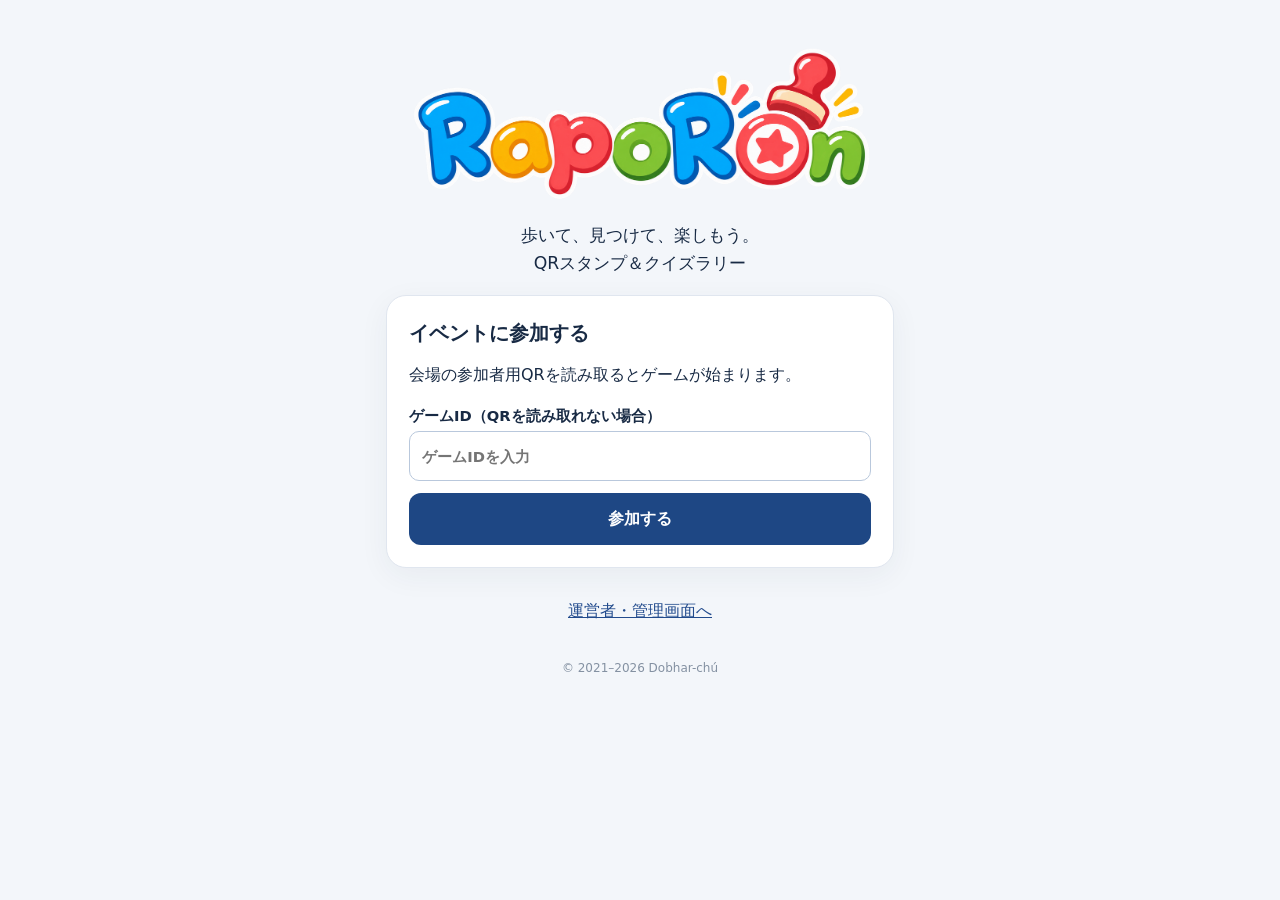
<file: index.html>
<!doctype html><html lang="ja"><head><meta charset="UTF-8"><meta name="viewport" content="width=device-width,initial-scale=1,viewport-fit=cover"><meta name="theme-color" content="#182e50"><title>RapoRon | スタンプ＆クイズラリー</title><link rel="icon" href="assets/favicon.ico"><link rel="apple-touch-icon" href="assets/apple-touch-icon.png"><link rel="manifest" href="manifest.webmanifest"><link rel="stylesheet" href="assets/style.css?v=1.0.7"></head><body><main class="page welcome"><img src="assets/raporon-wordmark.png" class="hero-wordmark" alt="RapoRon"><p class="lead">歩いて、見つけて、楽しもう。<br>QRスタンプ＆クイズラリー</p><div class="panel"><h2>イベントに参加する</h2><p>会場の参加者用QRを読み取るとゲームが始まります。</p><form id="join-form"><label>ゲームID（QRを読み取れない場合）<input id="game-id" autocomplete="off" placeholder="ゲームIDを入力" required></label><button class="primary block" type="submit">参加する</button></form></div><a class="text-link" href="admin.html">運営者・管理画面へ</a><p class="copyright">© 2021–2026 Dobhar-chú</p></main><script>document.getElementById('join-form').addEventListener('submit',e=>{e.preventDefault();let id=document.getElementById('game-id').value.trim();if(/^(?:[0-9]{4}|[a-f0-9]{28})$/.test(id))location.href='play.html?g='+encodeURIComponent(id);else alert('正しいゲームIDを入力してください')});</script></body></html>
</file>
<file: assets/style.css>
:root{font-family:system-ui,-apple-system,"Hiragino Kaku Gothic ProN","Yu Gothic",Meiryo,sans-serif;color:#182a44;background:#f3f6fa;--ink:#182e50;--accent:#e35c79;--line:#d8e1eb}*{box-sizing:border-box}body{margin:0;line-height:1.6}h1,h2,h3{line-height:1.3;margin:.2rem 0 .7rem}h1{font-size:1.55rem}h2{font-size:1.22rem}h3{font-size:1.05rem}a{color:#224b8d}button,input,select,textarea{font:inherit}button{cursor:pointer;border:0;padding:.8rem 1rem;border-radius:12px;font-weight:700}button:disabled{opacity:.45;cursor:not-allowed}input,select,textarea{width:100%;background:#fff;border:1px solid #b9c8dc;border-radius:10px;padding:.76rem;color:#172844;margin:.25rem 0 0}input:focus,select:focus,textarea:focus{outline:2px solid #93c4e5;outline-offset:1px}label{display:block;font-size:.92rem;font-weight:700}.page{max-width:760px;padding:20px 16px 40px;margin:auto}.wide{max-width:1100px}.topbar{display:flex;align-items:center;justify-content:space-between;background:#182e50;color:#fff;min-height:65px;padding:9px max(16px,calc((100vw - 1100px)/2))}.topbar .brand{display:flex;align-items:center;gap:9px;color:white;font-weight:900;text-decoration:none;font-size:1.2rem}.brand img{width:43px;height:43px;object-fit:contain}.brand span{font-size:.75rem;font-weight:500}.topbar button{border-color:white;color:white}.panel{border:1px solid #e0e6ef;background:white;border-radius:20px;box-shadow:0 8px 30px #1c39510e;padding:22px;margin:16px 0}.auth{max-width:460px;margin:38px auto}.stack{display:grid;gap:16px}.grid2{display:grid;grid-template-columns:repeat(2,minmax(0,1fr));gap:15px}.primary{background:#1e4784;color:white}.primary:hover{background:#17396a}.secondary{background:#e7eef8;color:#1b3b73}.ghost{border:1px solid #bac9d8;background:transparent;color:#273d5a}.link-button{color:#225b9b;background:none;text-decoration:underline;margin-top:10px}.block{width:100%;margin-top:12px}.small{padding:.42rem .65rem;font-size:.82rem}.smalltext{font-size:.82rem}.muted{color:#64738a;margin:.4rem 0 1rem}.hide{display:none!important}.headline{display:flex;align-items:center;justify-content:space-between;gap:12px;flex-wrap:wrap;margin:12px 0}.actions{display:flex;gap:9px;flex-wrap:wrap;margin:12px 0}.actions button{flex:1 1 140px}.event-list{display:grid;gap:12px}.event-card{display:flex;gap:12px;align-items:center;justify-content:space-between;border-radius:16px;border:1px solid #dde6f0;background:white;padding:16px;flex-wrap:wrap}.event-card h3{margin:0}.event-card p{margin:.2rem 0}.entry{border:1px solid var(--line);background:#f7f9fc;padding:15px;border-radius:15px;margin:10px 0}.entry-head{display:flex;gap:10px;align-items:center;justify-content:space-between}.entry-head img{width:60px;height:60px;object-fit:contain}.entry-fields{display:grid;gap:9px}.option-row{display:flex;gap:10px;align-items:center}.option-row span{width:22px;flex:none;font-weight:900}.option-row input{flex:1}.subheading{margin-top:18px}.reward-box{border-top:1px solid var(--line);padding-top:20px}.reward-row{display:flex;align-items:center;gap:9px;margin:8px 0}.reward-row input[type=number]{max-width:105px}.reward-row button{flex:none}.pill{border-radius:100px;padding:4px 12px;background:#edf3fa;color:#1d4376;font-weight:700}.qrarea{padding:18px;background:#f8fafd;border-radius:16px;text-align:center}.qrarea img{width:220px;max-width:100%}.qrcode-large{display:flex;justify-content:center;padding:16px}.qrcode-large img{width:230px;height:230px;max-width:100%;image-rendering:auto}.qrcode-large canvas{max-width:100%}.reader{width:100%;max-width:480px;margin:12px auto;overflow:hidden;border-radius:12px}.stats{display:flex;gap:12px;flex-wrap:wrap}.stat{background:#f1f5fb;border-radius:12px;padding:12px 18px;font-weight:800;flex:1}.result-panel{background:#f2f6fb;border-radius:15px;padding:18px;margin-top:18px}.result-panel h3{margin-bottom:8px}.result-score{font-size:2.1rem;color:#1e4784;font-weight:900}.message{border:1px solid #bdd3ec;background:#eff6fd;color:#1c4779;padding:13px;border-radius:12px;margin:12px 0}.message.error{border-color:#f2bec4;background:#fff0f2;color:#9b2536}.message.ok{background:#edfbf3;border-color:#b1e3ca;color:#146b45}.stamp-grid{display:grid;grid-template-columns:repeat(4,minmax(0,1fr));gap:12px;margin:20px 0}.stamp{position:relative;min-width:0;aspect-ratio:1;border:2px dashed #bcc7d7;border-radius:14px;display:grid;place-items:center;background:#f8fafe;padding:8px;color:#8696aa}.stamp img{width:100%;height:100%;object-fit:contain}.stamp.filled{border:2px solid #e7a0ab;background:#fff3f5}.stamp:not(.filled) img{filter:grayscale(1);opacity:.14}.stamp .num{position:absolute;left:6px;top:4px;background:#fff;color:#253c5b;border-radius:8px;padding:0 5px;font-size:.75rem;font-weight:800}.stamp.filled::after{content:'✓';position:absolute;right:5px;bottom:3px;color:#cf3851;background:white;border-radius:50%;font-size:1.2rem;font-weight:900}.intro{text-align:center;margin:12px 0}.time-label{font-size:.83rem;color:#5f718b}.quiz-question{padding:14px 0;border-bottom:1px solid #e2e9f1}.choice-list{display:flex;gap:7px;flex-wrap:wrap}.choice-list label{border:1px solid #b8c8dc;padding:9px 16px;background:#f8fbff;border-radius:12px;cursor:pointer;display:flex;align-items:center;gap:7px;min-width:65px}.choice-list input{margin:0;width:auto;accent-color:#254d92}.choice-list label:has(input:checked){background:#dbe9fc;border-color:#2759a1}.completion{text-align:center;border:3px solid #d5e4f2}.clear-text{font-size:clamp(3rem,12vw,6rem);font-weight:1000;color:#e15373;text-shadow:2px 3px 0 #f6b7c4;letter-spacing:.05em}.ended{text-align:center}.ended-icon{font-size:3rem}.copyright{text-align:center;color:#8491a2;font-size:.75rem;margin-top:36px}.welcome{text-align:center;max-width:540px}.welcome .panel{text-align:left}.hero-logo{max-width:170px;width:42%;height:auto;display:block;margin:20px auto 5px}.welcome h1{font-size:2.35rem;margin:0}.welcome .lead{font-size:1.08rem}.text-link{display:inline-block;margin-top:14px}.modal-backdrop{position:fixed;inset:0;background:#18283fc9;display:grid;place-items:center;padding:16px;z-index:20}.modal{max-width:480px;width:100%}.update-banner{position:fixed;bottom:10px;left:10px;right:10px;z-index:40;max-width:680px;margin:auto;background:#182e50;color:white;padding:12px 14px;display:flex;gap:10px;justify-content:space-between;align-items:center;border-radius:12px;box-shadow:0 5px 30px #0003}.divider{height:1px;background:var(--line);margin:20px 0}@media(max-width:650px){.grid2{grid-template-columns:1fr}.panel{padding:16px}.stamp-grid{gap:7px}.stamp{padding:5px}.reward-row{flex-wrap:wrap}.topbar{padding:8px 14px}.actions button{flex:1 1 100%}.entry-head img{width:48px;height:48px}}

/* RapoRon official wordmark (same art as the approved logo) */
.hero-wordmark{display:block;width:min(100%,470px);height:auto;max-height:170px;object-fit:contain;margin:24px auto 13px}
.topbar .brand .brand-wordmark{width:154px;height:auto;max-height:55px;object-fit:contain;flex:none}
.topbar .brand span{flex:none}
.auth-hint{font-size:.79rem;line-height:1.65;margin:20px 0 0}
@media(max-width:650px){.topbar .brand .brand-wordmark{width:125px;max-height:48px}.hero-wordmark{width:min(100%,370px)}}

/* v1.0.6 iPhone Safari 対策: 入力欄そのもののネイティブ最小幅に依存しない。
   終了日時の外枠を他の入力欄と同じグリッドの100%で描き、ブラウザ内蔵の
   日付・時間ピッカーは枠の内部だけで表示する。 */
#event-form .grid2 {
  width: 100%;
  min-width: 0;
}
#event-form .grid2 > label {
  display: block;
  min-width: 0;
  max-width: 100%;
}
#event-form .grid2 > label > input,
#event-form .grid2 > label > select {
  display: block;
  width: 100%;
  max-width: 100%;
  min-width: 0;
  box-sizing: border-box;
}
/* The *visible* border is the wrapper, not Safari's intrinsic date input. */
#event-form .datetime-shell {
  display: block;
  width: 100%;
  max-width: 100%;
  min-width: 0;
  box-sizing: border-box;
  margin: .25rem 0 0;
  border: 1px solid #b9c8dc;
  background: #fff;
  border-radius: 10px;
  overflow: hidden;
}
#event-form #ev-end {
  display: block;
  width: 100% !important;
  max-width: 100% !important;
  min-width: 0 !important;
  margin: 0;
  padding: calc(.76rem - 1px) .76rem;
  border: 0;
  border-radius: 0;
  background: transparent;
  box-sizing: border-box;
  font: inherit;
  color: #172844;
  text-align: left;
}
#event-form .datetime-shell:focus-within {
  outline: 2px solid #93c4e5;
  outline-offset: 1px;
}
#event-form #ev-end:focus { outline: none; }
#event-form #ev-end::-webkit-datetime-edit { min-width: 0; }
.danger-outline { background: #fff5f5; color: #b12e3a; border: 1px solid #e9b6bd; }
.danger-outline:hover { background:#ffe3e7; }
.danger { background:#b52f3e; color:#fff; }
.danger:hover { background:#952436; }
.delete-dialog { margin:0; }
.delete-game-name { font-weight:800; word-break:break-word; }
.delete-dialog-actions { display:flex; justify-content:flex-end; gap:12px; flex-wrap:wrap; }
.delete-dialog-actions button { min-width:120px; }
@media(max-width:650px){ .delete-dialog-actions button { flex:1; } }
</file>
